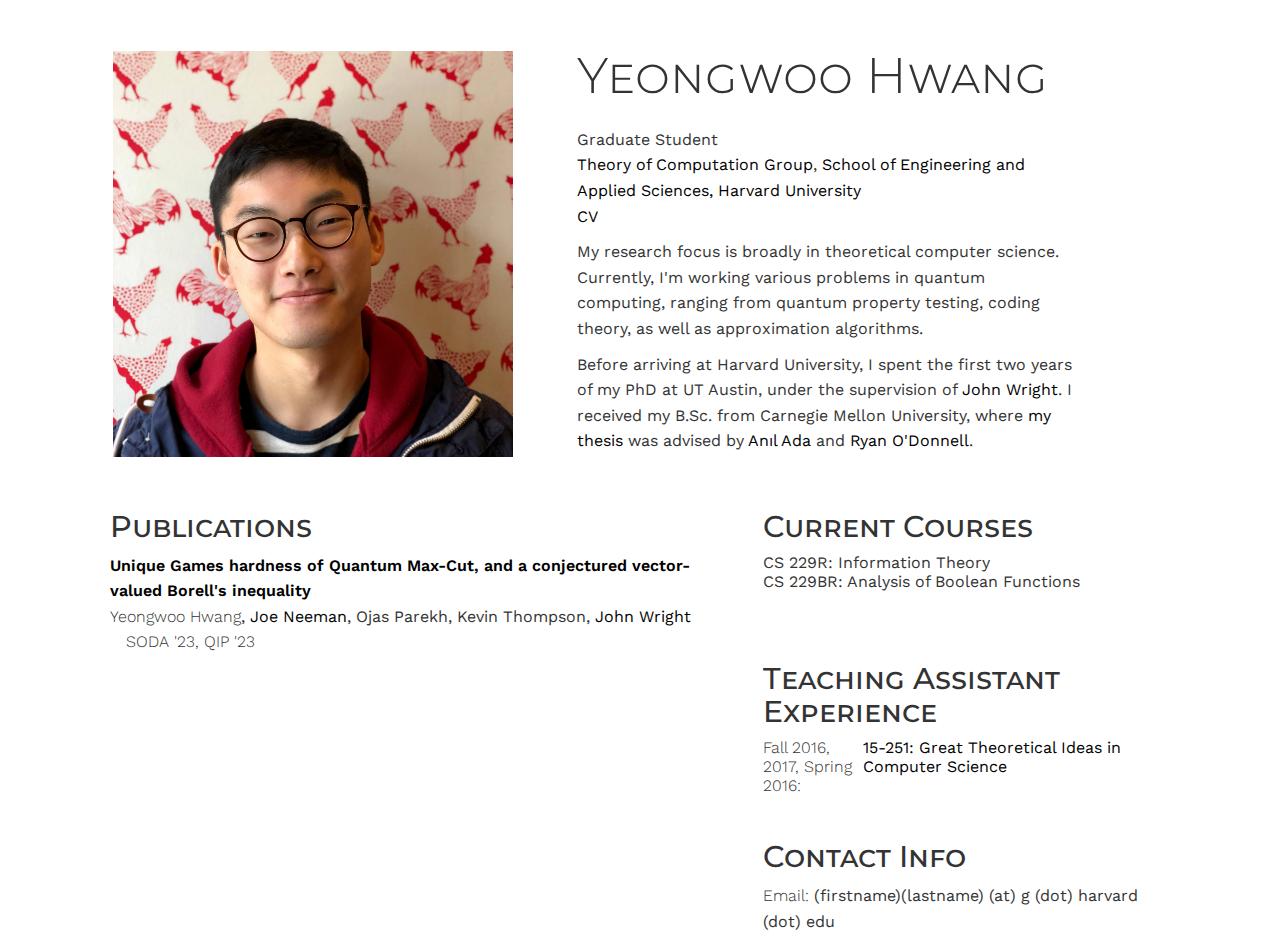
<file: index.html>
<html>
  <head>
    <title>Yeongwoo Hwang - Phd Student at Harvard University</title>
    <meta name="viewport" content="width=device-width, initial-scale=1.0">
    <meta name="description" content="Yeongwoo Hwang is a graduate student at Harvard University quantum computing and theory research.">
    <link href="https://fonts.googleapis.com/css?family=Montserrat:300,600|Work+Sans:300,400,600&display=swap" rel="stylesheet">
    <link href="css/bootstrap.min.css" rel="stylesheet">
    <link href="css/style.css" rel="stylesheet">
    <link rel="shortcut icon" href="images/favicon.ico" type="image/x-icon">
    <link rel="icon" href="images/favicon.ico" type="image/x-icon">

  </head>
  
  <body>
    <div class="container-fluid">
      
      <div class="row">
        <BR>
        <BR>
      </div>
      
       <div class="row justify-content-md-center">
       
        <div class="col-xs-12 col-sm-12 col-md-5 col-lg-5">
          <img id="myImage" src="images/current_image.png"  class="img-responsive" width=400 style="margin: 0 auto;" >
        </div>
        
        <div class="col-xs-12 col-sm-12 col-md-6 col-lg-6 line">
              
          <div class="title_name">Yeongwoo Hwang</div>
          <BR>
          
          <P>
            Graduate Student<BR>
            <a href = "https://toc.seas.harvard.edu/">Theory of Computation Group</a>,
            <a href = "https://seas.harvard.edu/">School of Engineering and Applied Sciences, Harvard University</a><BR>
            <a href="files/YeongwooHwangResume.pdf">CV</a>
            <BR>
          </P>
        
          <P>
            My research focus is broadly in theoretical computer science. Currently, I'm working various problems in quantum computing, ranging from quantum property testing, coding theory, as well as approximation algorithms.
          </P>

          <P>

            Before arriving at Harvard University, I spent the first two years of my PhD at UT Austin, under the supervision of <a href="https://people.eecs.berkeley.edu/~jswright/">John Wright</a>.
            I received my B.Sc. from Carnegie Mellon University,
            where <a href="https://csd.cmu.edu/thesis_topics/Yeongwoo_Hwang">my thesis</a> was advised by <a href="https://www.anilada.com/">Anıl Ada</a> and <a href = "https://www.cs.cmu.edu/~odonnell/">Ryan O'Donnell</a>.

          </P>
    
      </div>
     </div>
    </div>
    
    <div class="container-fluid">
      <div class="row">
          
        <div class="col-xs-12 col-sm-4 col-md-5 line" style="float: right">

          <br>

          <span class="mini-header">
            <h2>Current Courses</h2>
          </span>

          <table>
            <tr>
              <td style="vertical-align:top">CS 229R: Information Theory</td>
            </tr>
            <tr>
              <td style="vertical-align:top">CS 229BR: Analysis of Boolean Functions</td>
            </tr>
          </table>

          <BR>
          

          <br>

          <span class="mini-header">
            <h2>Teaching Assistant Experience</h2>
          </span>

          <table>
            <tr>
              <td style="vertical-align:top" width="100"> <weak>Fall 2016, 2017, Spring 2016:</weak>  </td> <td style="vertical-align:top"> <a href="https://www.cs251.com/">15-251: Great Theoretical Ideas in Computer Science</td>
            </tr>
          </table>

          <BR>

          <span class="mini-header">
            <h2>Contact Info</h2>
          </span>
          
          <weak>Email:</weak> (firstname)(lastname) (at) g (dot) harvard (dot) edu<BR>        
        </div>
        
        <div class="col-xs-12 col-sm-8 col-md-7 line">
        
          <BR>
            
          <span class="mini-header" id="projects"><h2>Publications</h2></span>
          
          <ul>

            <li>

              <a href="files/vector_borell.pdf"><strong>Unique Games hardness of Quantum Max-Cut, and a conjectured vector-valued Borell's inequality</strong></a>
              <br>
              
              <weak>Yeongwoo Hwang</weak>,
                <a href = "https://web.ma.utexas.edu/users/jneeman/">Joe Neeman</a>,
                Ojas Parekh,
                Kevin Thompson,
                <a href="https://people.eecs.berkeley.edu/~jswright/">John Wright</a>

              <div class = "paper-info">
                <weak>SODA '23, QIP '23</weak>
              </div>
          
            </li>
          </ul>
        </div>
      
      </div>

    </div>
  </body>
</html>
</file>
<file: css/style.css>
body {
  font-family: 'Work Sans', sans-serif;
  line-height: 160%;
  font-weight: 400;
  font-size: 16px;
}

@media only screen and (min-width: 1000px) {
	body {
		margin-right: 5em;
		margin-left: 5em;
	}
}

a {
	color: #000000;
	font-weight: 400;
}

.title_name {
	font-family: "Montserrat", sans-serif;
	font-variant: small-caps;
	font-weight: 300;
	font-size: 50px;
	line-height: 50px;
}

img {
	margin-bottom: 10px;
}

.pubbody {
	padding-right: 30px;
}

.line {
	padding-top: 0px;
	margin-top: 0px;
	padding-left: 30px;
	padding-right: 30px;
}

.line small {
	line-height: 130%;
}

.line h3 {
	line-height: 124%;
	padding-top: 0px;
	margin-top: 0px;
}

a:hover {
    text-decoration: none;
    color: crimson;
}

.mini-header {
	font-family: "Montserrat", sans-serif;
	font-variant: small-caps;
	font-weight: 300;
}

h3 {
	margin-top: 12px;
}

.aboutpic1 {
	width: 560px;
	height: auto;
	padding-bottom: 0px;
	margin-bottom: 0px;
}

.aboutpic2 {
	width: 300px;
	height: auto;
	padding: 20px;
	padding-right: 0px;
	padding-top: 0px;
}

.slides .row {
	margin-top: 10px;
	margin-bottom: 10px;
}

.mini-header2 {
	font-weight: 600;
}

.header-link {
	text-align: right;
	margin-top: 20px;
	margin-right: 40px;
	margin-bottom: 30px;
	color: #000000;
	font-family: "Montserrat", sans-serif;
	font-variant: small-caps;
	font-weight: 300;
	font-size: larger;
}

h1 {
	font-family: "Montserrat", sans-serif;
	font-variant: small-caps;
	font-weight: 300;
}

.alignleft {
	align: left;
	padding: 0px;
	max-width:200px;
	max-height:160px;
	border: 1px solid #ADADAD;
	margin-top: 15px;
}

strong {
	font-family: 'Work Sans', sans-serif;
	  line-height: 160%;
	  font-weight: 600;
}

weak {
	  font-weight: 300;
}


.center-block {
	margin-right: inherit;
}

.alignleft2 {
	align: left;
	padding:10px;
	margin-right: 40px;
	margin-left: 20px;
	margin-bottom: 0px;
	width:140px;
}

.alignleft3 {
	align: left;
	padding: 0px;
	margin: 0px;
	width:400px;
	border: 1px solid #ADADAD;
}

.links h4 {
	line-height: 25px;
}

.papers {
	display: block;
	padding-left: 30px;
}

.header-link a {
	color: #000000;
	font-family: "Cinzel", serif;
	font-size: larger;
}

.header-link b {
	color: orange;
	font-family: "Cinzel", serif;
	font-size: larger;
}

.header-link a:hover {
	text-decoration: none;
	color: orange;
	font-size: larger;
}

.btn {
	font-family: "Arial";
}

.btn-blog {
	background-color: brown;
	color: #ffffff;
}

.btn-blog:hover {
	background-color: #53290b;
	color: #ffffff;
}


.slide_teaser {
	border: 1px #000000 solid;
}

ul
{
  list-style-type: none;
  margin: 0; padding: 0;

}

li{
  padding-bottom: 23px; 
  padding-top: 0px;}

#other-writing li:last-child {
	padding-bottom: 0px;
}

.greylink{ 
  color : #848484
}

.paper-info
{
	padding-left:1em;
}

.workshops
{
	padding-left:1em;
}

.current-teaching
{
	padding-left:1em;
}

.course-indent
{
	padding-left:1em;
}

.color-link
{
	color: orange;
}
</file>
